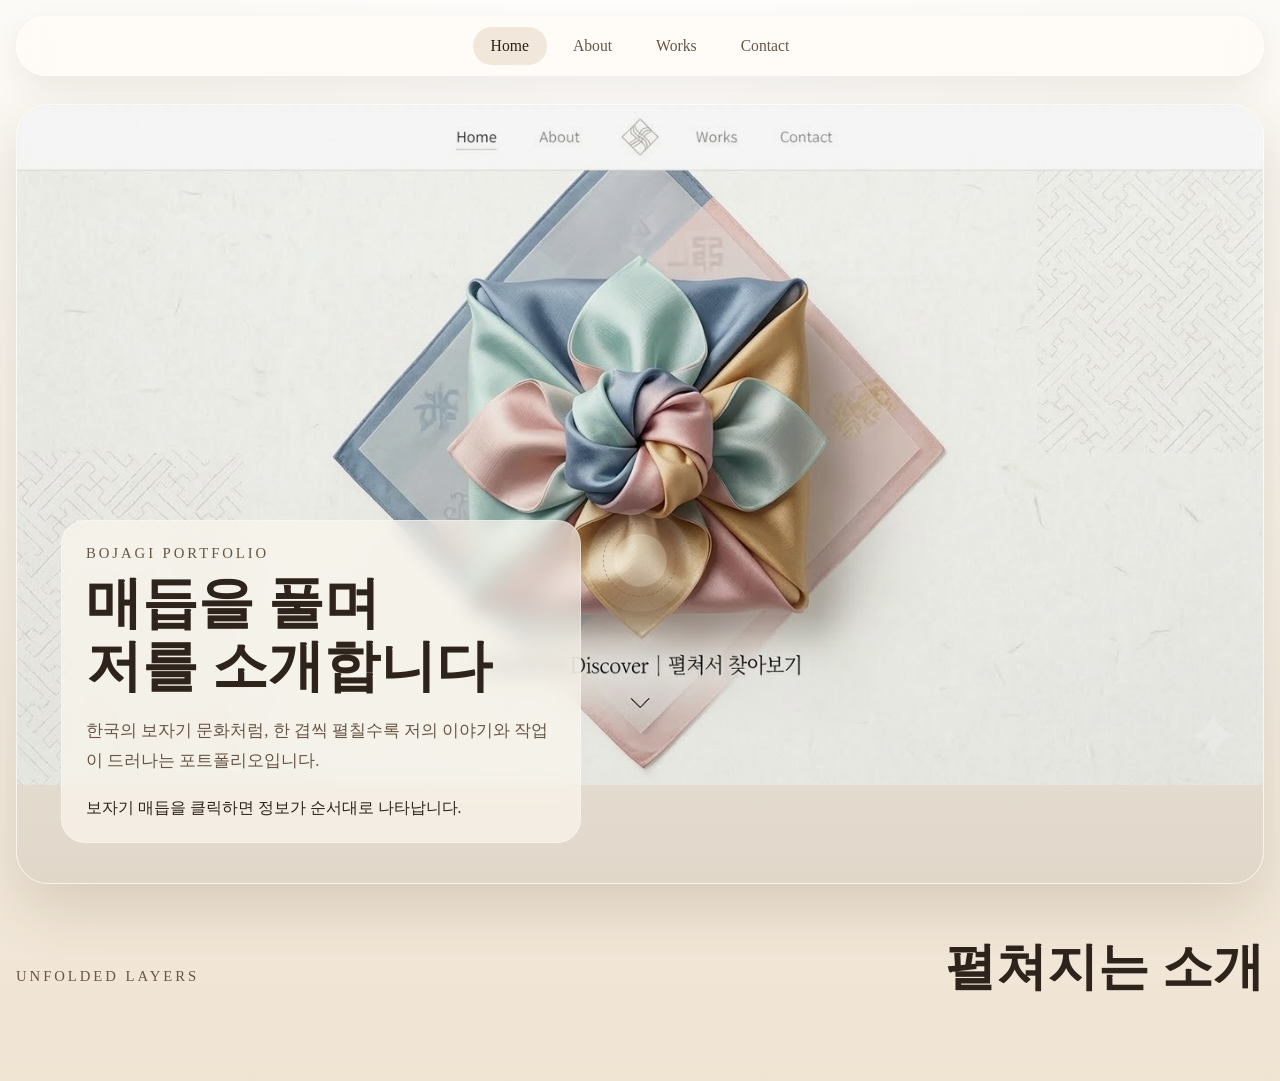
<file: index.html>
﻿<!DOCTYPE html>
<html lang="ko">
<head>
  <meta charset="UTF-8">
  <meta name="viewport" content="width=device-width, initial-scale=1.0">
  <title>보자기 포트폴리오</title>
  <link rel="stylesheet" href="style.css">
</head>
<body>
  <header class="site-nav-wrap">
    <nav class="site-nav" aria-label="주요 메뉴">
      <a class="site-nav__link site-nav__link--active" href="index.html">Home</a>
      <a class="site-nav__link" href="about.html">About</a>
      <a class="site-nav__link" href="#" id="worksNavLink">Works</a>
      <a class="site-nav__link" href="#cardStack">Contact</a>
    </nav>
  </header>

  <main class="page-shell">
    <section class="hero" aria-label="보자기 포트폴리오 첫 화면">
      <div class="hero-image-frame">
        <img src="bojagi.jpg" alt="보자기 포트폴리오 메인 이미지" class="hero-image" id="heroImage">
        <div class="hero-copy">
          <p class="eyebrow">Bojagi Portfolio</p>
          <h1>매듭을 풀며<br>저를 소개합니다</h1>
          <p class="description">
            한국의 보자기 문화처럼, 한 겹씩 펼칠수록 저의 이야기와 작업이 드러나는 포트폴리오입니다.
          </p>
          <p class="hint" id="heroHint">보자기 매듭을 클릭하면 정보가 순서대로 나타납니다.</p>
        </div>
        <button
          id="knotButton"
          class="knot-button"
          type="button"
          aria-label="보자기 매듭을 클릭해 포트폴리오 펼치기"
        >
          <span class="knot-pulse"></span>
        </button>
      </div>
    </section>

    <section class="story" aria-live="polite">
      <div class="story-header">
        <p class="eyebrow">Unfolded Layers</p>
        <h2>펼쳐지는 소개</h2>
      </div>
      <div id="cardStack" class="card-stack"></div>
    </section>
  </main>

  <section class="works-stage" id="worksStage" aria-hidden="true">
    <div class="works-stage__panel">
      <div class="works-stage__header">
        <div>
          <p class="eyebrow">Works Archive</p>
          <h2>작업과 기록</h2>
        </div>
        <button id="closeWorksButton" class="works-stage__close" type="button">돌아가기</button>
      </div>

      <div class="works-image-frame">
        <img src="works.jpg" alt="작업 내역 이미지" class="works-image">
        <button class="works-hotspot works-hotspot--hackathon" data-work-id="hackathon" type="button" aria-label="해커톤 참여 작업 보기"></button>
        <button class="works-hotspot works-hotspot--portfolio" data-work-id="portfolio-award" type="button" aria-label="포트폴리오 공모전 수상 작업 보기"></button>
        <button class="works-hotspot works-hotspot--grade" data-work-id="grade-award" type="button" aria-label="성적 우수 총장상 보기"></button>
        <button class="works-hotspot works-hotspot--roadmap" data-work-id="roadmap-award" type="button" aria-label="전공 진로 탐색 로드맵 공모전 보기"></button>
      </div>
      <p class="works-stage__guide">각 글자 영역을 클릭하면 연결된 이미지가 열립니다.</p>
    </div>
  </section>

  <section class="viewer" id="worksViewer" aria-hidden="true">
    <div class="viewer__backdrop" data-close-viewer="true"></div>
    <div class="viewer__panel">
      <button class="viewer__close" id="closeViewerButton" type="button">닫기</button>
      <p class="eyebrow">Selected Work</p>
      <h3 id="viewerTitle"></h3>
      <div class="viewer__content" id="viewerContent">
        <p class="viewer__placeholder">여기에 연결할 이미지 파일명을 나중에 지정하면 실제 이미지가 열리도록 준비해두었습니다.</p>
      </div>
    </div>
  </section>

  <template id="cardTemplate">
    <article class="info-card" hidden>
      <span class="card-order"></span>
      <h3 class="card-title"></h3>
      <p class="card-text"></p>
    </article>
  </template>

  <script src="script.js"></script>
</body>
</html>
</file>
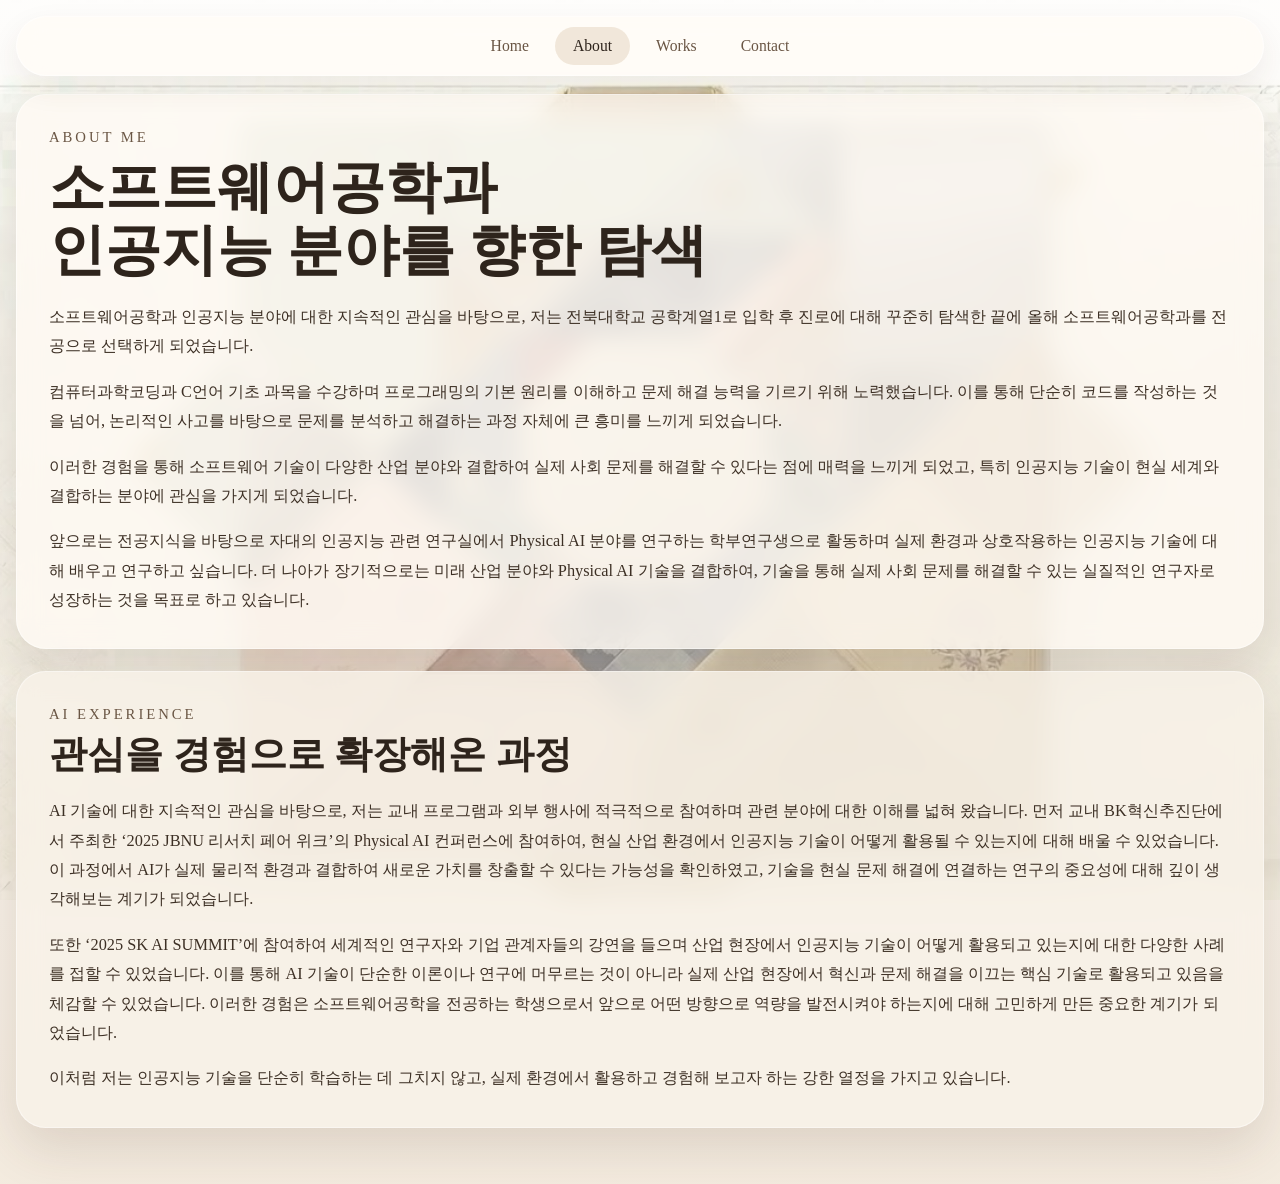
<file: about.html>
﻿<!DOCTYPE html>
<html lang="ko">
<head>
  <meta charset="UTF-8">
  <meta name="viewport" content="width=device-width, initial-scale=1.0">
  <title>About | 보자기 포트폴리오</title>
  <link rel="stylesheet" href="style.css">
</head>
<body class="about-page">
  <header class="site-nav-wrap">
    <nav class="site-nav" aria-label="주요 메뉴">
      <a class="site-nav__link" href="index.html">Home</a>
      <a class="site-nav__link site-nav__link--active" href="about.html">About</a>
      <a class="site-nav__link" href="index.html">Works</a>
      <a class="site-nav__link" href="index.html#cardStack">Contact</a>
    </nav>
  </header>

  <main class="about-shell">
    <section class="about-hero">
      <div class="about-panel">
        <p class="eyebrow">About Me</p>
        <h1>소프트웨어공학과<br>인공지능 분야를 향한 탐색</h1>
        <div class="about-copy">
          <p>소프트웨어공학과 인공지능 분야에 대한 지속적인 관심을 바탕으로, 저는 전북대학교 공학계열1로 입학 후 진로에 대해 꾸준히 탐색한 끝에 올해 소프트웨어공학과를 전공으로 선택하게 되었습니다.</p>
          <p>컴퓨터과학코딩과 C언어 기초 과목을 수강하며 프로그래밍의 기본 원리를 이해하고 문제 해결 능력을 기르기 위해 노력했습니다. 이를 통해 단순히 코드를 작성하는 것을 넘어, 논리적인 사고를 바탕으로 문제를 분석하고 해결하는 과정 자체에 큰 흥미를 느끼게 되었습니다.</p>
          <p>이러한 경험을 통해 소프트웨어 기술이 다양한 산업 분야와 결합하여 실제 사회 문제를 해결할 수 있다는 점에 매력을 느끼게 되었고, 특히 인공지능 기술이 현실 세계와 결합하는 분야에 관심을 가지게 되었습니다.</p>
          <p>앞으로는 전공지식을 바탕으로 자대의 인공지능 관련 연구실에서 Physical AI 분야를 연구하는 학부연구생으로 활동하며 실제 환경과 상호작용하는 인공지능 기술에 대해 배우고 연구하고 싶습니다. 더 나아가 장기적으로는 미래 산업 분야와 Physical AI 기술을 결합하여, 기술을 통해 실제 사회 문제를 해결할 수 있는 실질적인 연구자로 성장하는 것을 목표로 하고 있습니다.</p>
        </div>
      </div>

      <div class="about-panel about-panel--secondary">
        <p class="eyebrow">AI Experience</p>
        <h2>관심을 경험으로 확장해온 과정</h2>
        <div class="about-copy">
          <p>AI 기술에 대한 지속적인 관심을 바탕으로, 저는 교내 프로그램과 외부 행사에 적극적으로 참여하며 관련 분야에 대한 이해를 넓혀 왔습니다. 먼저 교내 BK혁신추진단에서 주최한 ‘2025 JBNU 리서치 페어 위크’의 Physical AI 컨퍼런스에 참여하여, 현실 산업 환경에서 인공지능 기술이 어떻게 활용될 수 있는지에 대해 배울 수 있었습니다. 이 과정에서 AI가 실제 물리적 환경과 결합하여 새로운 가치를 창출할 수 있다는 가능성을 확인하였고, 기술을 현실 문제 해결에 연결하는 연구의 중요성에 대해 깊이 생각해보는 계기가 되었습니다.</p>
          <p>또한 ‘2025 SK AI SUMMIT’에 참여하여 세계적인 연구자와 기업 관계자들의 강연을 들으며 산업 현장에서 인공지능 기술이 어떻게 활용되고 있는지에 대한 다양한 사례를 접할 수 있었습니다. 이를 통해 AI 기술이 단순한 이론이나 연구에 머무르는 것이 아니라 실제 산업 현장에서 혁신과 문제 해결을 이끄는 핵심 기술로 활용되고 있음을 체감할 수 있었습니다. 이러한 경험은 소프트웨어공학을 전공하는 학생으로서 앞으로 어떤 방향으로 역량을 발전시켜야 하는지에 대해 고민하게 만든 중요한 계기가 되었습니다.</p>
          <p>이처럼 저는 인공지능 기술을 단순히 학습하는 데 그치지 않고, 실제 환경에서 활용하고 경험해 보고자 하는 강한 열정을 가지고 있습니다.</p>
        </div>
      </div>
    </section>
  </main>
</body>
</html>
</file>
<file: style.css>
﻿:root {
  --paper: #f8f2e8;
  --paper-strong: #f4ead8;
  --ink: #2e241c;
  --muted: #6a5644;
  --line: rgba(84, 63, 45, 0.18);
  --shadow: 0 24px 60px rgba(76, 53, 34, 0.16);
  --card-shadow: 0 18px 35px rgba(65, 48, 34, 0.14);
  --accent-blue: #88a8c6;
  --accent-pink: #dcb6bb;
  --accent-gold: #cfb07d;
  --accent-mint: #bdddd9;
}

* {
  box-sizing: border-box;
}

html {
  scroll-behavior: smooth;
}

body {
  margin: 0;
  min-height: 100vh;
  color: var(--ink);
  background:
    radial-gradient(circle at top, rgba(255, 255, 255, 0.7), transparent 38%),
    linear-gradient(180deg, #fcfaf6 0%, var(--paper) 48%, #efe3d2 100%);
  font-family: "Noto Serif KR", "Nanum Myeongjo", "Malgun Gothic", serif;
}

body.is-overlay-open {
  overflow: hidden;
}

button,
input,
textarea,
select {
  font: inherit;
}

.site-nav-wrap {
  position: sticky;
  top: 0;
  z-index: 40;
  padding: 16px 16px 0;
}

.site-nav {
  width: min(1280px, calc(100% - 0px));
  margin: 0 auto;
  display: flex;
  justify-content: center;
  gap: 8px;
  padding: 10px;
  border-radius: 999px;
  background: rgba(255, 251, 246, 0.78);
  backdrop-filter: blur(14px);
  border: 1px solid rgba(255, 255, 255, 0.5);
  box-shadow: 0 12px 30px rgba(80, 57, 39, 0.08);
}

.site-nav__link {
  padding: 10px 18px;
  border-radius: 999px;
  color: var(--muted);
  text-decoration: none;
  font-size: 0.98rem;
}

.site-nav__link--active {
  background: rgba(213, 191, 159, 0.34);
  color: var(--ink);
}

.page-shell {
  width: min(1280px, calc(100% - 32px));
  margin: 0 auto;
  padding: 16px 0 64px;
}

.hero {
  min-height: calc(100vh - 96px);
  display: grid;
  align-items: center;
}

.hero-image-frame {
  position: relative;
  overflow: hidden;
  min-height: calc(100vh - 120px);
  border-radius: 32px;
  border: 1px solid rgba(255, 255, 255, 0.45);
  box-shadow: var(--shadow);
}

.hero-image {
  display: block;
  width: 100%;
  height: 100%;
  object-fit: cover;
}

.hero-image-frame::after {
  content: "";
  position: absolute;
  inset: 0;
  background: linear-gradient(180deg, rgba(20, 15, 10, 0.04) 0%, rgba(20, 15, 10, 0.08) 100%);
  pointer-events: none;
}

.hero-copy {
  position: absolute;
  left: clamp(18px, 4vw, 44px);
  bottom: clamp(18px, 4vw, 40px);
  z-index: 1;
  width: min(520px, calc(100% - 36px));
  padding: 24px 24px 20px;
  border-radius: 24px;
  background: rgba(252, 247, 239, 0.66);
  backdrop-filter: blur(10px);
  border: 1px solid rgba(255, 255, 255, 0.36);
}

.eyebrow {
  margin: 0 0 10px;
  color: var(--muted);
  font-size: 0.92rem;
  letter-spacing: 0.2em;
  text-transform: uppercase;
}

.hero-copy h1,
.story-header h2,
.works-stage__header h2,
.viewer__panel h3,
.about-panel h1,
.about-panel h2 {
  margin: 0;
  line-height: 1.12;
  font-weight: 600;
}

.hero-copy h1,
.about-panel h1 {
  font-size: clamp(2.3rem, 4.4vw, 4.8rem);
}

.about-panel h2 {
  font-size: clamp(1.8rem, 3vw, 2.8rem);
}

.description,
.hint,
.card-text,
.works-stage__guide,
.viewer__placeholder,
.about-copy p {
  line-height: 1.8;
}

.description {
  margin: 18px 0 0;
  color: var(--muted);
  font-size: 1.04rem;
}

.hint {
  margin: 18px 0 0;
  color: var(--ink);
  font-size: 0.98rem;
}

.knot-button {
  position: absolute;
  left: 50%;
  top: 58.5%;
  z-index: 2;
  width: clamp(74px, 8vw, 110px);
  aspect-ratio: 1;
  transform: translate(-50%, -50%);
  border: 0;
  border-radius: 999px;
  background: transparent;
  cursor: pointer;
}

.knot-button::before,
.knot-button::after {
  content: "";
  position: absolute;
  inset: 0;
  border-radius: inherit;
}

.knot-button::before {
  background: radial-gradient(circle, rgba(255, 255, 255, 0.32), rgba(255, 255, 255, 0));
}

.knot-button::after {
  inset: 14%;
  border: 1px dashed rgba(120, 84, 53, 0.5);
}

.knot-button:hover .knot-pulse,
.knot-button:focus-visible .knot-pulse,
.works-hotspot:hover,
.works-hotspot:focus-visible {
  transform: scale(1.06);
}

.knot-button:focus-visible,
.works-hotspot:focus-visible,
.works-stage__close:focus-visible,
.viewer__close:focus-visible,
.site-nav__link:focus-visible {
  outline: 2px solid rgba(106, 86, 68, 0.65);
  outline-offset: 6px;
}

.knot-button.is-finished::after {
  border-color: rgba(106, 86, 68, 0.3);
}

.knot-pulse {
  position: absolute;
  inset: 24%;
  border-radius: 999px;
  background: rgba(255, 248, 238, 0.22);
  box-shadow: 0 0 0 0 rgba(210, 176, 125, 0.55);
  animation: pulse 2.2s infinite;
  transition: transform 180ms ease;
}

.story {
  padding: 42px 0 0;
}

.story-header {
  display: flex;
  align-items: end;
  justify-content: space-between;
  gap: 16px;
  margin-bottom: 22px;
}

.story-header h2,
.works-stage__header h2 {
  font-size: clamp(2rem, 4vw, 3.2rem);
}

.card-stack {
  display: grid;
  gap: 18px;
}

.info-card {
  position: relative;
  padding: 30px 28px;
  border: 1px solid var(--line);
  border-radius: 24px;
  background:
    linear-gradient(135deg, rgba(255, 255, 255, 0.82), rgba(248, 242, 232, 0.96)),
    var(--paper-strong);
  box-shadow: var(--card-shadow);
  opacity: 0;
  transform: translateY(40px) scale(0.98);
  transition: opacity 420ms ease, transform 420ms ease;
}

.info-card.is-visible {
  opacity: 1;
  transform: translateY(0) scale(1);
}

.info-card:nth-child(4n + 1) { border-left: 8px solid var(--accent-blue); }
.info-card:nth-child(4n + 2) { border-left: 8px solid var(--accent-pink); }
.info-card:nth-child(4n + 3) { border-left: 8px solid var(--accent-gold); }
.info-card:nth-child(4n + 4) { border-left: 8px solid var(--accent-mint); }

.card-order {
  display: inline-flex;
  align-items: center;
  justify-content: center;
  width: 44px;
  height: 44px;
  border-radius: 50%;
  background: rgba(255, 255, 255, 0.82);
  border: 1px solid var(--line);
  color: var(--muted);
  font-size: 0.86rem;
  letter-spacing: 0.14em;
}

.card-title {
  margin: 18px 0 10px;
  font-size: 1.55rem;
  font-weight: 600;
}

.card-text {
  margin: 0;
  color: var(--muted);
  font-size: 1rem;
}

.about-page {
  background:
    linear-gradient(180deg, rgba(252, 250, 246, 0.38), rgba(239, 227, 210, 0.72)),
    url('about.jpg') center/cover fixed no-repeat;
}

.about-shell {
  width: min(1260px, calc(100% - 32px));
  margin: 0 auto;
  padding: 18px 0 56px;
}

.about-hero {
  display: grid;
  gap: 22px;
  min-height: calc(100vh - 110px);
}

.about-panel {
  padding: 34px 32px;
  border-radius: 30px;
  background: rgba(255, 250, 244, 0.78);
  backdrop-filter: blur(12px);
  border: 1px solid rgba(255, 255, 255, 0.44);
  box-shadow: 0 20px 50px rgba(76, 53, 34, 0.14);
}

.about-panel--secondary {
  background: rgba(248, 242, 232, 0.82);
}

.about-copy {
  margin-top: 20px;
  display: grid;
  gap: 16px;
}

.about-copy p {
  margin: 0;
  font-size: 1.02rem;
  color: #3d3025;
}

.works-stage,
.viewer {
  position: fixed;
  inset: 0;
  display: none;
  align-items: center;
  justify-content: center;
  padding: 20px;
  z-index: 20;
}

.works-stage.is-active,
.viewer.is-active { display: flex; }

.works-stage {
  background: rgba(246, 239, 226, 0.9);
  backdrop-filter: blur(12px);
}

.works-stage__panel,
.viewer__panel {
  width: min(1180px, 100%);
  max-height: calc(100vh - 40px);
  overflow: auto;
  padding: 28px;
  border-radius: 28px;
  background: rgba(255, 251, 246, 0.96);
  box-shadow: var(--shadow);
}

.works-stage__header {
  display: flex;
  align-items: center;
  justify-content: space-between;
  gap: 16px;
  margin-bottom: 20px;
}

.works-stage__close,
.viewer__close {
  border: 1px solid var(--line);
  background: white;
  color: var(--ink);
  border-radius: 999px;
  padding: 10px 18px;
  cursor: pointer;
}

.works-image-frame {
  position: relative;
  border-radius: 28px;
  overflow: hidden;
  box-shadow: var(--card-shadow);
}

.works-image {
  display: block;
  width: 100%;
  height: auto;
}

.works-hotspot {
  position: absolute;
  border: 0;
  background: rgba(255, 255, 255, 0.08);
  border-radius: 18px;
  cursor: pointer;
  transition: transform 180ms ease, box-shadow 180ms ease, background-color 180ms ease;
}

.works-hotspot::after {
  content: "";
  position: absolute;
  inset: 0;
  border: 2px dashed rgba(124, 95, 57, 0.55);
  border-radius: inherit;
  opacity: 0;
  transition: opacity 180ms ease;
}

.works-hotspot:hover::after,
.works-hotspot:focus-visible::after { opacity: 1; }

.works-hotspot--hackathon { left: 13%; top: 10%; width: 18%; height: 40%; }
.works-hotspot--portfolio { left: 39%; top: 35%; width: 42%; height: 27%; }
.works-hotspot--grade { right: 5%; top: 53%; width: 22%; height: 28%; }
.works-hotspot--roadmap { left: 18%; bottom: 1%; width: 33%; height: 20%; }

.works-stage__guide {
  margin: 18px 6px 0;
  color: var(--muted);
}

.viewer { z-index: 30; }

.viewer__backdrop {
  position: absolute;
  inset: 0;
  background: rgba(24, 18, 12, 0.52);
}

.viewer__panel {
  position: relative;
  width: min(860px, 100%);
  z-index: 1;
}

.viewer__panel h3 {
  margin-bottom: 18px;
  font-size: clamp(1.8rem, 3.5vw, 2.6rem);
}

.viewer__content {
  min-height: 280px;
  border-radius: 22px;
  border: 1px solid var(--line);
  background: linear-gradient(135deg, rgba(255, 255, 255, 0.82), rgba(244, 234, 216, 0.95));
  padding: 22px;
  display: flex;
  align-items: center;
  justify-content: center;
}

.viewer__content img {
  display: block;
  width: 100%;
  height: auto;
  border-radius: 16px;
}

.viewer__placeholder {
  max-width: 34rem;
  text-align: center;
  color: var(--muted);
}

@keyframes pulse {
  0% { box-shadow: 0 0 0 0 rgba(210, 176, 125, 0.5); }
  70% { box-shadow: 0 0 0 18px rgba(210, 176, 125, 0); }
  100% { box-shadow: 0 0 0 0 rgba(210, 176, 125, 0); }
}

@media (max-width: 920px) {
  .page-shell,
  .about-shell {
    width: min(100% - 20px, 960px);
    padding-top: 10px;
  }

  .site-nav {
    justify-content: flex-start;
    overflow-x: auto;
  }

  .hero-image-frame {
    min-height: auto;
  }

  .hero-image {
    height: auto;
    object-fit: contain;
  }

  .hero-copy {
    position: static;
    width: 100%;
    margin-top: -8px;
    border-top-left-radius: 0;
    border-top-right-radius: 0;
    backdrop-filter: none;
    background: rgba(252, 247, 239, 0.92);
  }

  .story-header,
  .works-stage__header {
    align-items: start;
    flex-direction: column;
  }

  .works-stage,
  .viewer {
    padding: 12px;
  }

  .works-stage__panel,
  .viewer__panel,
  .about-panel {
    padding: 18px;
    border-radius: 22px;
  }

  .about-page {
    background-attachment: scroll;
  }
}

@media (max-width: 560px) {
  .hero-image-frame,
  .works-image-frame {
    border-radius: 24px;
  }

  .hero-copy {
    padding: 20px 18px 18px;
  }

  .info-card {
    padding: 24px 20px;
    border-radius: 20px;
  }

  .card-title { font-size: 1.32rem; }

  .description,
  .hint,
  .card-text,
  .works-stage__guide,
  .viewer__placeholder,
  .about-copy p {
    font-size: 0.96rem;
  }

  .works-hotspot--hackathon { left: 11%; top: 9%; width: 21%; height: 43%; }
  .works-hotspot--portfolio { left: 34%; top: 35%; width: 46%; height: 28%; }
  .works-hotspot--grade { right: 4%; top: 51%; width: 24%; height: 31%; }
  .works-hotspot--roadmap { left: 16%; bottom: 0; width: 37%; height: 21%; }
}
</file>
